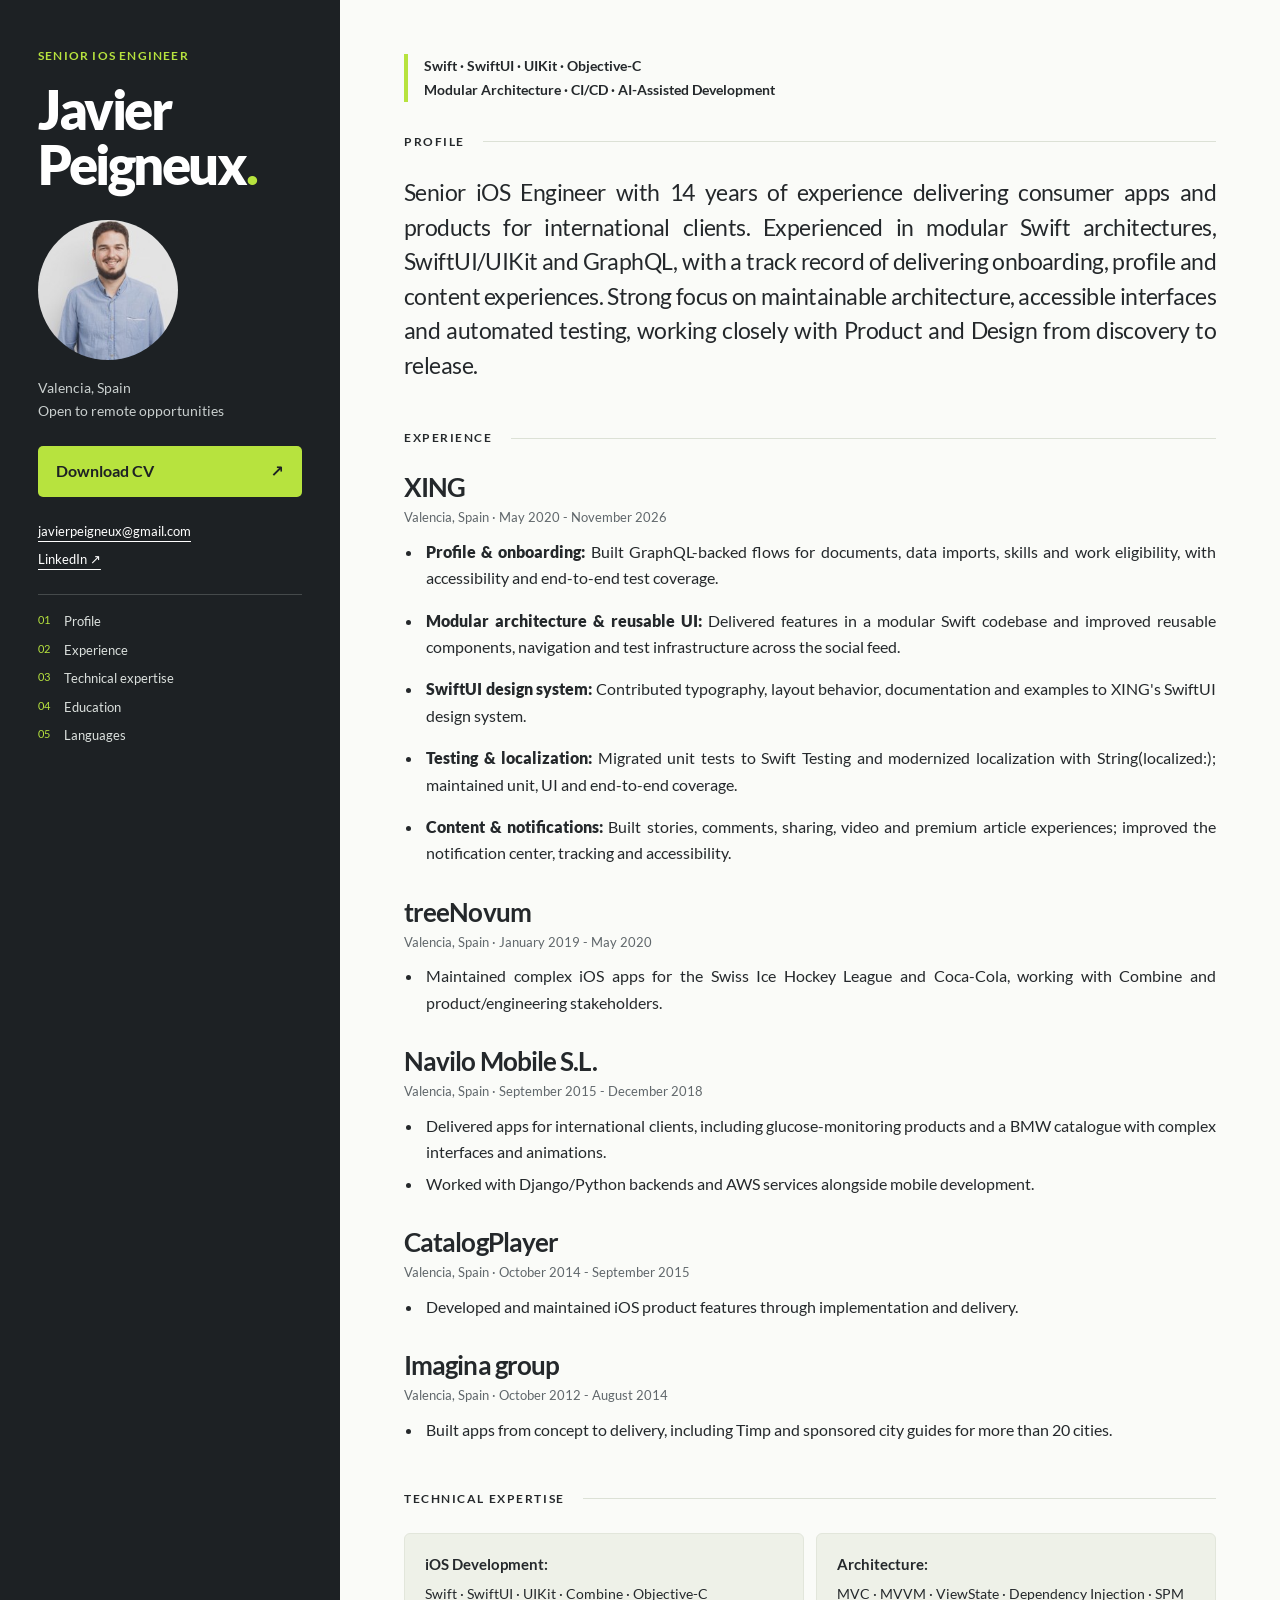
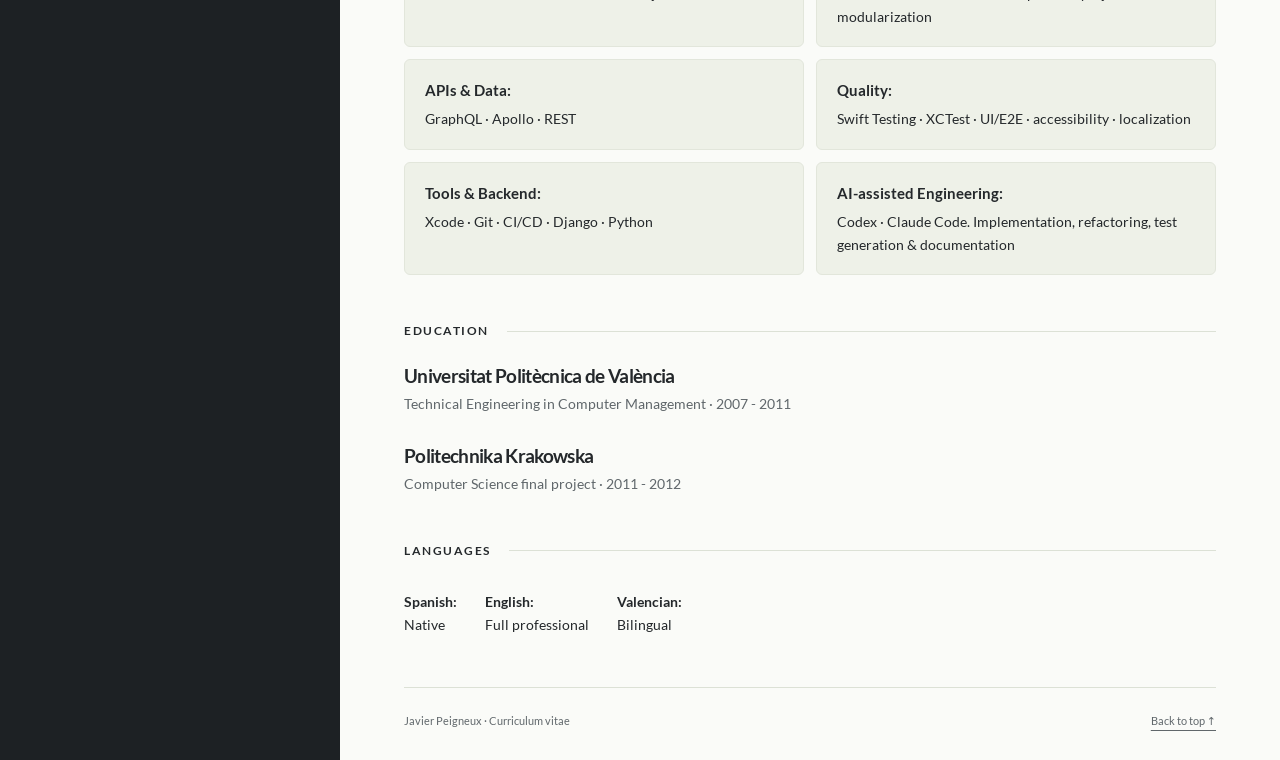
<file: docs/index.html>
<!doctype html>
<html lang="en">
<head>
  <meta charset="utf-8">
  <meta name="viewport" content="width=device-width, initial-scale=1">
  <meta name="description" content="Javier Peigneux — Senior iOS Engineer in Valencia. 14 years delivering apps with Swift, SwiftUI, UIKit and GraphQL. Explore experience and download the CV.">
  <meta name="theme-color" content="#1d2124">
  <meta property="og:title" content="Javier Peigneux · Senior iOS Engineer">
  <meta property="og:description" content="14 years building iOS experiences. Swift, SwiftUI, UIKit and GraphQL.">
  <meta property="og:type" content="profile">
  <meta property="og:url" content="https://javierpeigneux.github.io/cv/">
  <link rel="canonical" href="https://javierpeigneux.github.io/cv/">
  <link rel="stylesheet" href="styles.css">
  <title>Javier Peigneux · Senior iOS Engineer</title>
</head>
<body>
  <a class="skip-link" href="#main">Skip to content</a>
  <div class="layout">
    <header class="identity">
      <div class="identity-inner">
        <p class="eyebrow">SENIOR IOS ENGINEER</p>
        <h1>Javier<br>Peigneux<span class="accent">.</span></h1>
        <img class="portrait" src="portrait.jpg" alt="Javier Peigneux" width="180" height="180">
        <p class="location">Valencia, Spain<br>Open to remote opportunities</p>
        <a class="download" href="cv-javier-peigneux.pdf" download>Download CV <span aria-hidden="true">↗</span></a>
        <div class="contact">
          <a href="mailto:javierpeigneux@gmail.com">javierpeigneux@gmail.com</a>
          <a href="https://www.linkedin.com/in/javier-peigneux-d-egmont/">LinkedIn <span aria-hidden="true">↗</span></a>
        </div>
        <nav aria-label="CV sections">
          <a href="#profile">01 <span>Profile</span></a>
          <a href="#experience">02 <span>Experience</span></a>
          <a href="#technical-expertise">03 <span>Technical expertise</span></a>
          <a href="#education">04 <span>Education</span></a>
          <a href="#languages">05 <span>Languages</span></a>
        </nav>
      </div>
    </header>
    <main id="main" tabindex="-1">
      <p class="specialties">Swift · SwiftUI · UIKit · Objective-C<br/>Modular Architecture · CI/CD · AI-Assisted Development</p>
      <section id="profile" aria-labelledby="profile-title"><h2 id="profile-title">Profile</h2>
<p>Senior iOS Engineer with 14 years of experience delivering consumer apps and products for international clients. Experienced in modular Swift architectures, SwiftUI/UIKit and GraphQL, with a track record of delivering onboarding, profile and content experiences. Strong focus on maintainable architecture, accessible interfaces and automated testing, working closely with Product and Design from discovery to release.</p>
</section>
<section id="experience" aria-labelledby="experience-title"><h2 id="experience-title">Experience</h2>
<article class="company"><h3>XING</h3>
<p class="dates">Valencia, Spain · May 2020 - November 2026</p>
<ul>
<li><strong>Profile &amp; onboarding:</strong> Built GraphQL-backed flows for documents, data imports, skills and work eligibility, with accessibility and end-to-end test coverage.</li>
<li><strong>Modular architecture &amp; reusable UI:</strong> Delivered features in a modular Swift codebase and improved reusable components, navigation and test infrastructure across the social feed.</li>
<li><strong>SwiftUI design system:</strong> Contributed typography, layout behavior, documentation and examples to XING&#x27;s SwiftUI design system.</li>
<li><strong>Testing &amp; localization:</strong> Migrated unit tests to Swift Testing and modernized localization with String(localized:); maintained unit, UI and end-to-end coverage.</li>
<li><strong>Content &amp; notifications:</strong> Built stories, comments, sharing, video and premium article experiences; improved the notification center, tracking and accessibility.</li>
</ul>
</article>
<article class="company"><h3>treeNovum</h3>
<p class="dates">Valencia, Spain · January 2019 - May 2020</p>
<ul>
<li>Maintained complex iOS apps for the Swiss Ice Hockey League and Coca-Cola, working with Combine and product/engineering stakeholders.</li>
</ul>
</article>
<article class="company"><h3>Navilo Mobile S.L.</h3>
<p class="dates">Valencia, Spain · September 2015 - December 2018</p>
<ul>
<li>Delivered apps for international clients, including glucose-monitoring products and a BMW catalogue with complex interfaces and animations.</li>
<li>Worked with Django/Python backends and AWS services alongside mobile development.</li>
</ul>
</article>
<article class="company"><h3>CatalogPlayer</h3>
<p class="dates">Valencia, Spain · October 2014 - September 2015</p>
<ul>
<li>Developed and maintained iOS product features through implementation and delivery.</li>
</ul>
</article>
<article class="company"><h3>Imagina group</h3>
<p class="dates">Valencia, Spain · October 2012 - August 2014</p>
<ul>
<li>Built apps from concept to delivery, including Timp and sponsored city guides for more than 20 cities.</li>
</ul>
</article>
</section>
<section id="technical-expertise" aria-labelledby="technical-expertise-title"><h2 id="technical-expertise-title">Technical expertise</h2>
<ul>
<li><strong>iOS Development:</strong> Swift · SwiftUI · UIKit · Combine · Objective-C</li>
<li><strong>Architecture:</strong> MVC · MVVM · ViewState · Dependency Injection · SPM modularization</li>
<li><strong>APIs &amp; Data:</strong> GraphQL · Apollo · REST</li>
<li><strong>Quality:</strong> Swift Testing · XCTest · UI/E2E · accessibility · localization</li>
<li><strong>Tools &amp; Backend:</strong> Xcode · Git · CI/CD · Django · Python</li>
<li><strong>AI-assisted Engineering:</strong> Codex · Claude Code. Implementation, refactoring, test generation &amp; documentation</li>
</ul>
</section>
<section id="education" aria-labelledby="education-title"><h2 id="education-title">Education</h2>
<article class="company"><h3>Universitat Politècnica de València</h3>
<p class="dates">Technical Engineering in Computer Management · 2007 - 2011</p>
</article>
<article class="company"><h3>Politechnika Krakowska</h3>
<p class="dates">Computer Science final project · 2011 - 2012</p>
</article>
</section>
<section id="languages" aria-labelledby="languages-title"><h2 id="languages-title">Languages</h2>
<ul>
<li><strong>Spanish:</strong> Native</li>
<li><strong>English:</strong> Full professional</li>
<li><strong>Valencian:</strong> Bilingual</li>
</ul>
</section>
      <footer><span>Javier Peigneux · Curriculum vitae</span><a href="#main">Back to top ↑</a></footer>
    </main>
  </div>
</body>
</html>
</file>
<file: docs/styles.css>
@font-face{font-family:Lato;src:url('fonts/Lato-Regular.ttf') format('truetype');font-weight:400;font-display:swap}
@font-face{font-family:Lato;src:url('fonts/Lato-Bold.ttf') format('truetype');font-weight:700;font-display:swap}
@font-face{font-family:Lato;src:url('fonts/Lato-Black.ttf') format('truetype');font-weight:900;font-display:swap}
:root{color-scheme:light;--ink:#24282b;--muted:#60676b;--dark:#1d2124;--lime:#b7e33e;--paper:#fafbf8;--line:#dce1d6}
*{box-sizing:border-box}html{scroll-behavior:smooth;scroll-padding-top:32px}body{margin:0;background:var(--paper);color:var(--ink);font:16px/1.65 Lato,system-ui,sans-serif}a{color:inherit;text-underline-offset:5px}a:hover{text-decoration-thickness:2px}a:focus-visible{outline:3px solid #638710;outline-offset:6px;border-radius:2px}.identity a:focus-visible{outline-color:var(--lime)}
.skip-link{position:absolute;left:16px;top:-80px;padding:10px 20px;background:var(--lime);color:var(--dark);z-index:3}.skip-link:focus{top:16px}
.layout{max-width:1440px;margin:auto;display:grid;grid-template-columns:340px minmax(0,1fr);min-height:100vh}.identity{background:var(--dark);color:#fff}.identity-inner{position:sticky;top:0;padding:46px 38px 32px}.eyebrow{color:var(--lime);letter-spacing:.14em;font-size:10px;font-weight:700;margin:0 0 16px}h1{font-size:54px;line-height:1.02;letter-spacing:-.045em;font-weight:900;margin:0}.accent{color:var(--lime)}.portrait{display:block;object-fit:cover;object-position:center 20%;border-radius:50%;margin:28px 0 16px;width:140px;height:140px}.location{color:#c9cfce;font-size:14px;margin:0 0 24px}.download{display:flex;justify-content:space-between;align-items:center;background:var(--lime);color:var(--dark);padding:12px 18px;border-radius:5px;text-decoration:none;font-weight:700}.download:hover{background:#c9ef66}.contact{display:grid;gap:7px;margin:24px 0;font-size:13px}.contact a{width:fit-content}.identity nav{border-top:1px solid #454a4b;padding-top:16px;display:grid;gap:7px}.identity nav a{display:flex;gap:14px;font-size:11px;color:var(--lime);text-decoration:none}.identity nav span{color:#dce1de;font-size:13px}.identity nav a:hover span{color:white;text-decoration:underline}
main{padding:54px 64px 30px;min-width:0}section{margin-bottom:46px}h2{display:flex;align-items:center;gap:18px;font-size:12px;letter-spacing:.13em;text-transform:uppercase;margin:0 0 24px}h2::after{content:'';height:1px;flex:1;background:var(--line)}#profile>p{font-size:23px;line-height:1.5;letter-spacing:-.025em;margin:0}h3{font-size:26px;line-height:1.2;letter-spacing:-.035em;margin:0 0 4px}h4{font-size:16px;line-height:1.4;margin:0 0 3px;font-weight:700}.company{margin-bottom:30px}.company:last-child{margin-bottom:0}.dates{color:var(--muted);font-size:13px;margin:0 0 10px}ul{padding-left:19px;margin:10px 0}li{padding-left:3px;margin:5px 0}.team{border-left:2px solid var(--line);padding:3px 0 3px 20px;margin-top:20px}.team .dates{font-size:12px}.team ul{margin-bottom:0}.team li{font-size:15px}#technical-expertise>ul{display:grid;grid-template-columns:1fr 1fr;gap:12px;padding:0;list-style:none}#technical-expertise li{padding:18px 20px;background:#eef1e8;border:1px solid #e2e6db;border-radius:6px;margin:0;font-size:14px}#technical-expertise strong{display:block;margin-bottom:5px;font-size:15px}#education h3{font-size:19px}#education p{font-size:14px}#languages ul{display:flex;flex-wrap:wrap;gap:12px 28px;list-style:none;padding:0}#languages li{font-size:14px;padding:0}#languages strong{display:block}footer{display:flex;justify-content:space-between;gap:20px;border-top:1px solid var(--line);padding-top:24px;font-size:11px;color:var(--muted)}
@media(min-width:1441px){.layout{border-left:1px solid var(--line);border-right:1px solid var(--line)}}
@media(max-width:1050px){.layout{grid-template-columns:280px minmax(0,1fr)}.identity-inner{padding:36px 26px}main{padding:40px 34px}h1{font-size:46px}#profile>p{font-size:21px}}
@media(max-width:720px){html{scroll-padding-top:20px}.layout{display:block}.identity-inner{position:static;padding:36px 26px;display:grid;grid-template-columns:1fr 110px;column-gap:15px}.eyebrow{grid-column:1/-1}h1{grid-column:1;font-size:48px}.portrait{grid-column:2;grid-row:2/4;width:100px;height:100px;margin:0;align-self:center}.location{grid-column:1;margin:12px 0 22px}.download{grid-column:1/-1}.contact{grid-column:1/-1;display:flex;flex-wrap:wrap;gap:10px 20px;margin:22px 0}.identity nav{grid-column:1/-1;display:flex;flex-wrap:wrap;gap:10px 18px}.identity nav a{gap:6px}main{padding:32px 24px}#profile>p{font-size:21px}section{margin-bottom:36px}#technical-expertise>ul{grid-template-columns:1fr}h3{font-size:25px}footer{flex-direction:column;gap:8px}}
@media(prefers-reduced-motion:reduce){html{scroll-behavior:auto}}
@media print{body{background:white;font-size:10pt}.layout{display:block}.identity{background:white;color:black}.identity-inner{position:static;padding:0}.eyebrow,.portrait,.download,.identity nav,.contact,footer{display:none}h1{font-size:24pt}h1 br{display:none}h1 br::after{content:' '}.location{color:black}main{padding:0}#profile>p{font-size:11pt}section{margin-bottom:18px}h2{margin:18px 0 12px}h3{font-size:15pt}.team li{font-size:10pt}.team{break-inside:avoid}#technical-expertise>ul{display:block}#technical-expertise li{padding:0;background:none;border:0}#technical-expertise strong{display:inline}a{text-decoration:none}}

.specialties{font-size:14px;font-weight:700;line-height:1.7;margin:0 0 30px;border-left:4px solid var(--lime);padding-left:16px}.eyebrow{font-size:12px;letter-spacing:.10em}#experience .company:first-of-type li{margin-bottom:16px}#experience li strong{font-weight:900}

#profile>p,#experience li{text-align:justify;hyphens:auto}
</file>
